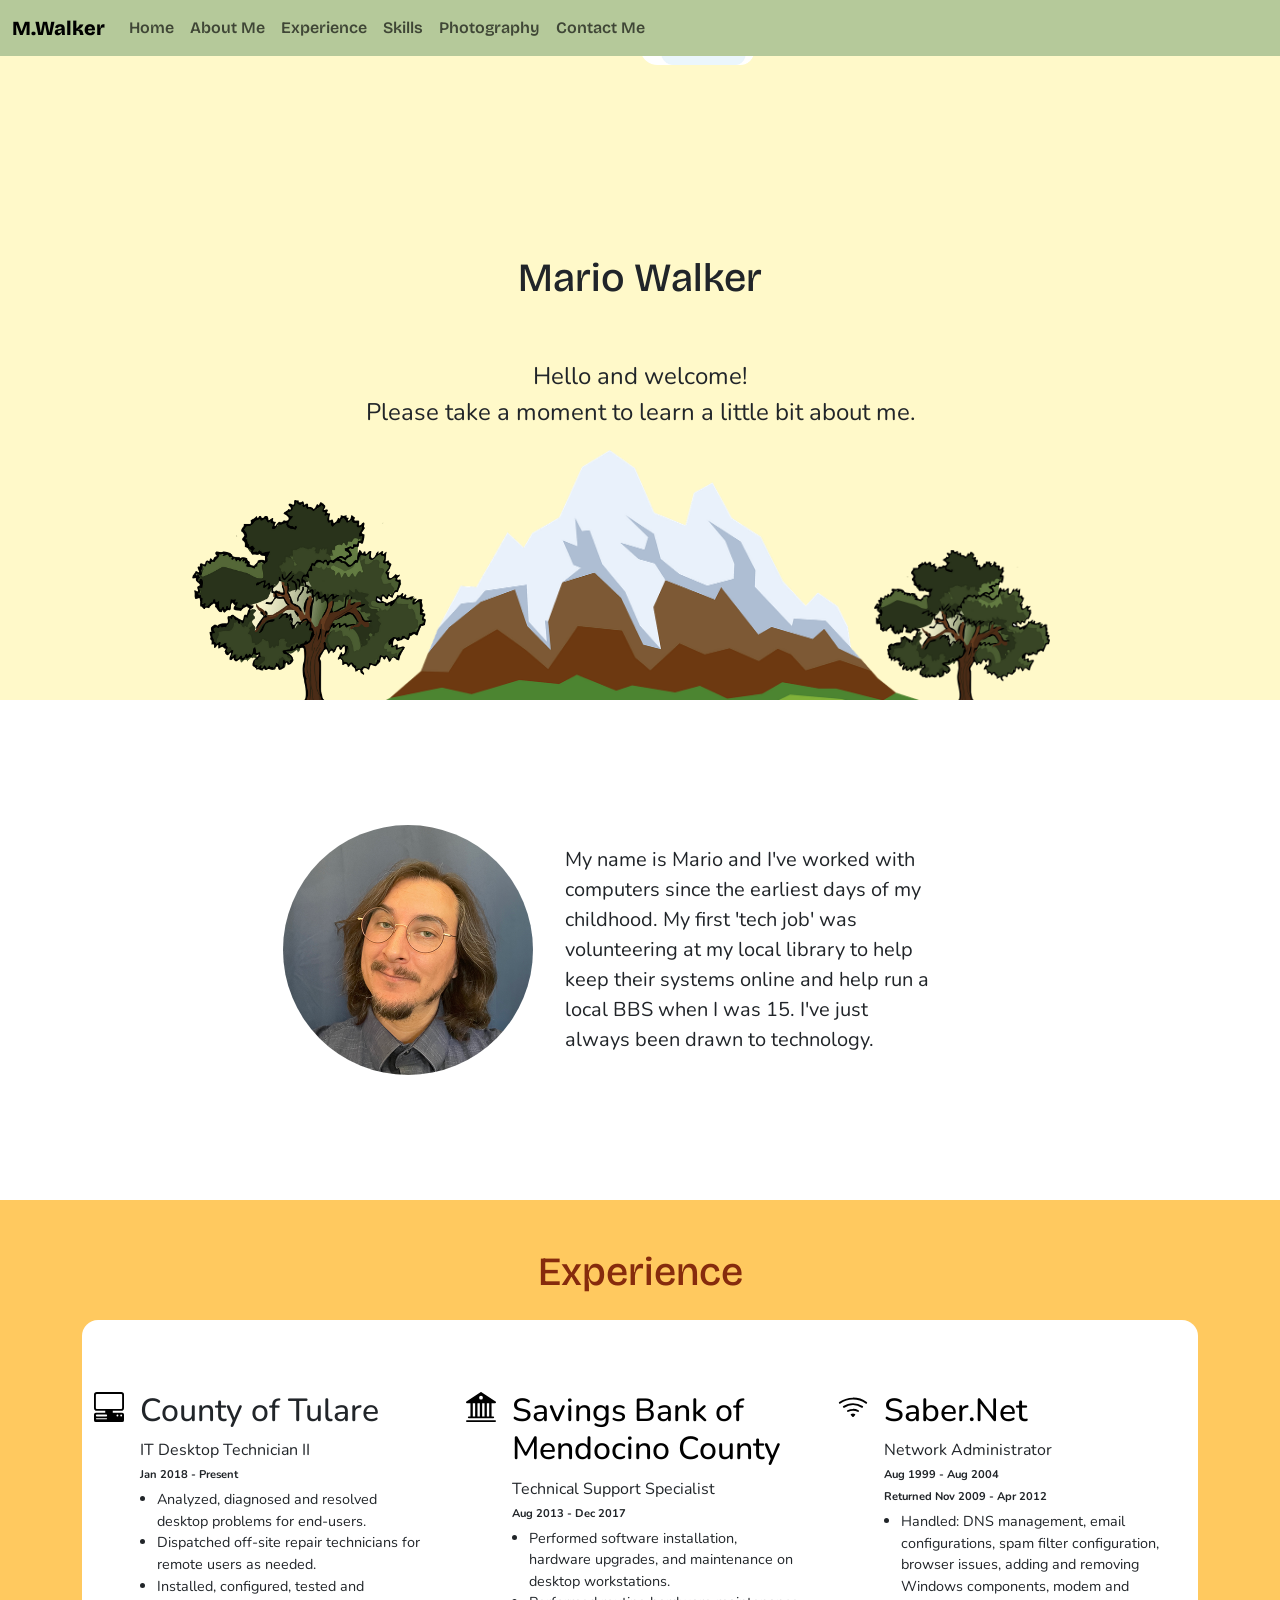
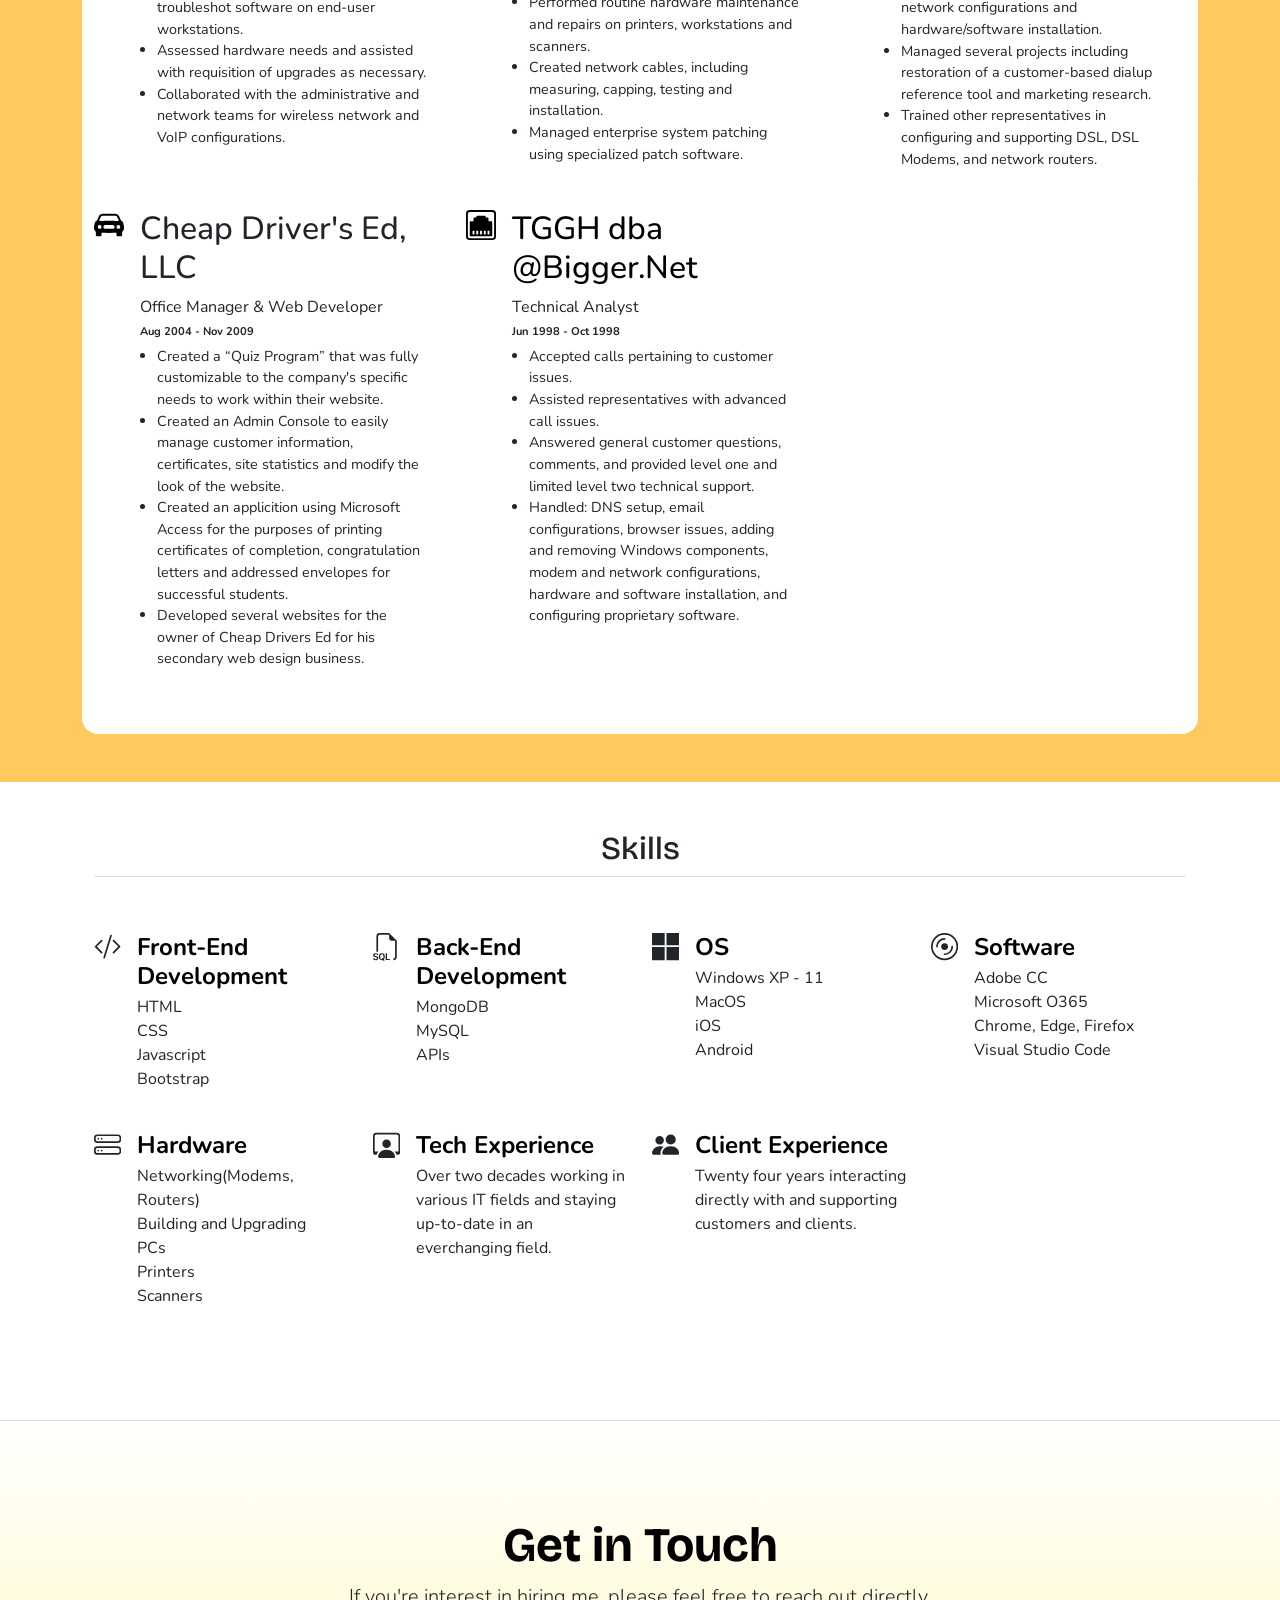
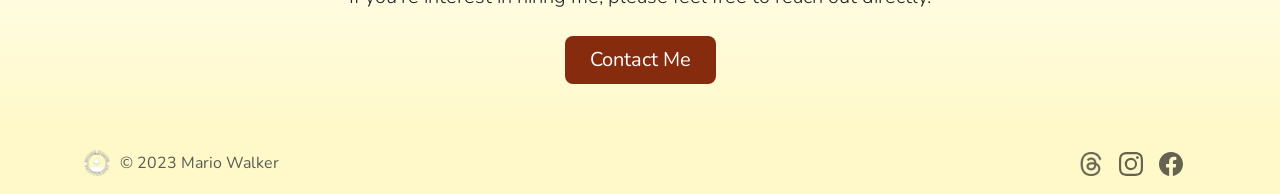
<file: index.html>
<!DOCTYPE html>
<html lang="en">
  <head>
    <meta charset="UTF-8" />
    <meta name="viewport" content="width=device-width, initial-scale=1.0" />
    <title>Mario Walker</title>
    <link rel="preconnect" href="https://fonts.googleapis.com" />
    <link rel="preconnect" href="https://fonts.gstatic.com" crossorigin />
    <link
      href="https://fonts.googleapis.com/css2?family=Bricolage+Grotesque:opsz,wght@10..48,300;10..48,400;10..48,500;10..48,600;10..48,700&family=Nunito:ital,wght@0,400;0,500;0,600;0,700;0,800;1,400;1,500;1,600;1,700;1,800&display=swap"
      rel="stylesheet"
    />
    <link
      href="https://cdn.jsdelivr.net/npm/bootstrap@5.3.1/dist/css/bootstrap.min.css"
      rel="stylesheet"
      integrity="sha384-4bw+/aepP/YC94hEpVNVgiZdgIC5+VKNBQNGCHeKRQN+PtmoHDEXuppvnDJzQIu9"
      crossorigin="anonymous"
    />
    <link rel="stylesheet" href="./style/style.css" />
  </head>
  <body>
    <nav class="navbar navbar-expand-md fixed-top">
      <div class="container-fluid">
        <a class="navbar-brand" href="#">M.Walker</a>
        <button
          class="navbar-toggler"
          type="button"
          data-bs-toggle="collapse"
          data-bs-target="#navbarNavAltMarkup"
          aria-controls="navbarNavAltMarkup"
          aria-expanded="false"
          aria-label="Toggle navigation"
        >
          <span class="navbar-toggler-icon"></span>
        </button>
        <div class="collapse navbar-collapse" id="navbarNavAltMarkup">
          <div class="navbar-nav">
            <a class="nav-link" href="#home">Home</a>
            <a class="nav-link" href="#aboutme">About Me</a>
            <a class="nav-link" href="#experience">Experience</a>
            <a class="nav-link" href="#skills">Skills</a>
            <a href="https://www.naturewalkerphotography.com" class="nav-link" target="_blank" rel="noreferrer noopener">Photography</a>
            <a class="nav-link" href="#contact">Contact Me</a>
          </div>
        </div>
      </div>
    </nav>

    <section ID="home">
      <img
        src="./images/oak-tree-clipart-md.png"
        alt="A basic tree"
        class="tree-image tree-image-left"
      />
      <img
        src="./images/oak-tree-clipart-md.png"
        alt="A basic tree"
        class="tree-image tree-image-right"
      />
      <img
        src="./images/snow-covered-tops-clipart-lg.png"
        alt="a large mountain"
        class="mountain-image ms-auto me-auto"
      />
      <img
        src="./images/clouds-sky-clipart-md-left.png"
        alt=""
        class="cloud-image cloud-image-left"
      />
      <img
        src="./images/clouds-sky-clipart-md-right.png"
        alt=""
        class="cloud-image cloud-image-right"
      />
      <div class="container d-flex justify-content-center align-items-center">
        <div class="container">
          <h1 class="primary-font pb-5 z-2">Mario Walker</h1>
          <p class="col-lg-8 mx-auto secondary-font fs-4">
            Hello and welcome!<br />Please take a moment to learn a little bit
            about me.
          </p>
        </div>
      </div>
    </section>

    <section ID="aboutme">
      <div class="container d-flex justify-content-center align-content-center">
        <div class="row">
          <div
            class="
            col-lg-5
            col-md-12
            d-flex
            justify-content-lg-end
            justify-content-center
            align-items-lg-center
            align-items-end">
            <img
              src="./images/mario.selfie.jpg"
              alt="A picture of me"
              height="250px"
              class="rounded-circle pfp"
            />
          </div>
          <div
            class="col-lg-7 col-md-12 d-flex justify-content-lg-start justify-content-md-center justify-content-sm-center align-items-lg-center align-items-md-start py-2 secondary-font fs-5"
          >
            <p class="px-2 m-0 text-lg-start text-center aboutme-text">
              My name is Mario and I've worked with computers since the earliest days of my childhood. My first 'tech job' was volunteering at my local library to help keep their systems online and help run a local BBS when I was 15. I've just always been drawn to technology.
            </p>
          </div>
        </div>
      </div>
    </section>

    <section ID="experience">
      <div class="container px-4 py-5" id="hanging-icons">
        <h1 class="mb-5 primary-font deep-red text-center">Experience</h1>
        <div class="row g-4 pt-5 pb-2 row-cols-1 row-cols-lg-3 work-history rounded-4">
          <div class="col d-flex align-items-start">
            <div class="icon-square text-body-emphasis d-inline-flex align-items-center justify-content-center fs-4 flex-shrink-0 me-3">
              <svg
                xmlns="http://www.w3.org/2000/svg"
                width="30"
                height="30"
                fill="currentColor"
                class="bi bi-pc-display-horizontal"
                viewBox="0 0 16 16"
              >
                <path
                  d="M1.5 0A1.5 1.5 0 0 0 0 1.5v7A1.5 1.5 0 0 0 1.5 10H6v1H1a1 1 0 0 0-1 1v3a1 1 0 0 0 1 1h14a1 1 0 0 0 1-1v-3a1 1 0 0 0-1-1h-5v-1h4.5A1.5 1.5 0 0 0 16 8.5v-7A1.5 1.5 0 0 0 14.5 0h-13Zm0 1h13a.5.5 0 0 1 .5.5v7a.5.5 0 0 1-.5.5h-13a.5.5 0 0 1-.5-.5v-7a.5.5 0 0 1 .5-.5ZM12 12.5a.5.5 0 1 1 1 0 .5.5 0 0 1-1 0Zm2 0a.5.5 0 1 1 1 0 .5.5 0 0 1-1 0ZM1.5 12h5a.5.5 0 0 1 0 1h-5a.5.5 0 0 1 0-1ZM1 14.25a.25.25 0 0 1 .25-.25h5.5a.25.25 0 1 1 0 .5h-5.5a.25.25 0 0 1-.25-.25Z"
                />
              </svg>
            </div>
            <div>
              <h3 class="fs-2">County of Tulare</h3>
              <p class="worktitle">IT Desktop Technician II</p>
              <p class="workdates">Jan 2018 - Present</p>
             <ul class="workdetails">
              <li>Analyzed, diagnosed and resolved desktop problems for end-users.</li>
              <li>Dispatched off-site repair technicians for remote users as needed.</li>
              <li>Installed, configured, tested and troubleshot software on end-user workstations.</li>
              <li>Assessed hardware needs and assisted with requisition of upgrades as necessary.</li>
              <li>Collaborated with the administrative and network teams for wireless network and VoIP configurations.</li>
            </ul>
            </div>
          </div>
          <div class="col d-flex align-items-start">
            <div
              class="icon-square text-body-emphasis d-inline-flex align-items-center justify-content-center fs-4 flex-shrink-0 me-3"
            >
            <svg xmlns="http://www.w3.org/2000/svg" width="30" height="30" fill="currentColor" class="bi bi-bank2" viewBox="0 0 16 16">
              <path d="M8.277.084a.5.5 0 0 0-.554 0l-7.5 5A.5.5 0 0 0 .5 6h1.875v7H1.5a.5.5 0 0 0 0 1h13a.5.5 0 1 0 0-1h-.875V6H15.5a.5.5 0 0 0 .277-.916l-7.5-5zM12.375 6v7h-1.25V6h1.25zm-2.5 0v7h-1.25V6h1.25zm-2.5 0v7h-1.25V6h1.25zm-2.5 0v7h-1.25V6h1.25zM8 4a1 1 0 1 1 0-2 1 1 0 0 1 0 2zM.5 15a.5.5 0 0 0 0 1h15a.5.5 0 1 0 0-1H.5z"/>
            </svg>
                <use xlink:href="#cpu-fill"></use>
              </svg>
            </div>
            <div>
              <h3 class="fs-2 text-body-emphasis">Savings Bank of Mendocino County</h3>
              <p class="worktitle">Technical Support Specialist</p>
              <p class="workdates">Aug 2013 - Dec 2017</p>
              <ul class="workdetails">
                <li>Performed software installation, hardware upgrades, and maintenance on desktop workstations.</li>
                <li>Performed routine hardware maintenance and repairs on printers, workstations and scanners.</li>
                <li>Created network cables, including measuring, capping, testing and installation.</li>
                <li>Managed enterprise system patching using specialized patch software.</li>
              </ul>
            </div>
          </div>
          <div class="col d-flex align-items-start">
            <div
              class="icon-square text-body-emphasis d-inline-flex align-items-center justify-content-center fs-4 flex-shrink-0 me-3"
            >
            <svg xmlns="http://www.w3.org/2000/svg" width="30" height="30" fill="currentColor" class="bi bi-wifi" viewBox="0 0 16 16">
              <path d="M15.384 6.115a.485.485 0 0 0-.047-.736A12.444 12.444 0 0 0 8 3C5.259 3 2.723 3.882.663 5.379a.485.485 0 0 0-.048.736.518.518 0 0 0 .668.05A11.448 11.448 0 0 1 8 4c2.507 0 4.827.802 6.716 2.164.205.148.49.13.668-.049z"/>
              <path d="M13.229 8.271a.482.482 0 0 0-.063-.745A9.455 9.455 0 0 0 8 6c-1.905 0-3.68.56-5.166 1.526a.48.48 0 0 0-.063.745.525.525 0 0 0 .652.065A8.46 8.46 0 0 1 8 7a8.46 8.46 0 0 1 4.576 1.336c.206.132.48.108.653-.065zm-2.183 2.183c.226-.226.185-.605-.1-.75A6.473 6.473 0 0 0 8 9c-1.06 0-2.062.254-2.946.704-.285.145-.326.524-.1.75l.015.015c.16.16.407.19.611.09A5.478 5.478 0 0 1 8 10c.868 0 1.69.201 2.42.56.203.1.45.07.61-.091l.016-.015zM9.06 12.44c.196-.196.198-.52-.04-.66A1.99 1.99 0 0 0 8 11.5a1.99 1.99 0 0 0-1.02.28c-.238.14-.236.464-.04.66l.706.706a.5.5 0 0 0 .707 0l.707-.707z"/>
            </svg>
            </div>
            <div>
              <h3 class="fs-2 text-body-emphasis">Saber.Net</h3>
              <p class="worktitle">Network Administrator</p>
              <p class="workdates">Aug 1999 - Aug 2004</p>
              <p class="workdates">Returned Nov 2009 - Apr 2012</p>
              <ul class="workdetails">
                <li>Handled: DNS management, email configurations, spam filter configuration, browser issues, adding and removing Windows components, modem and network configurations and hardware/software installation.</li>
                <li>Managed several projects including restoration of a customer-based dialup reference tool and marketing research.</li>
                <li>Trained other representatives in configuring and supporting DSL, DSL Modems, and network routers.</li>
              </ul>
            </div>
          </div>
        </div>

        <div class="row g-4 pb-5 pt-3 row-cols-1 row-cols-lg-3 work-history rounded-4">
          <div class="col d-flex align-items-start">
            <div class="icon-square text-body-emphasis d-inline-flex align-items-center justify-content-center fs-4 flex-shrink-0 me-3">
              <svg xmlns="http://www.w3.org/2000/svg" width="30" height="30" fill="currentColor" class="bi bi-car-front-fill" viewBox="0 0 16 16">
                <path d="M2.52 3.515A2.5 2.5 0 0 1 4.82 2h6.362c1 0 1.904.596 2.298 1.515l.792 1.848c.075.175.21.319.38.404.5.25.855.715.965 1.262l.335 1.679c.033.161.049.325.049.49v.413c0 .814-.39 1.543-1 1.997V13.5a.5.5 0 0 1-.5.5h-2a.5.5 0 0 1-.5-.5v-1.338c-1.292.048-2.745.088-4 .088s-2.708-.04-4-.088V13.5a.5.5 0 0 1-.5.5h-2a.5.5 0 0 1-.5-.5v-1.892c-.61-.454-1-1.183-1-1.997v-.413a2.5 2.5 0 0 1 .049-.49l.335-1.68c.11-.546.465-1.012.964-1.261a.807.807 0 0 0 .381-.404l.792-1.848ZM3 10a1 1 0 1 0 0-2 1 1 0 0 0 0 2Zm10 0a1 1 0 1 0 0-2 1 1 0 0 0 0 2ZM6 8a1 1 0 0 0 0 2h4a1 1 0 1 0 0-2H6ZM2.906 5.189a.51.51 0 0 0 .497.731c.91-.073 3.35-.17 4.597-.17 1.247 0 3.688.097 4.597.17a.51.51 0 0 0 .497-.731l-.956-1.913A.5.5 0 0 0 11.691 3H4.309a.5.5 0 0 0-.447.276L2.906 5.19Z"/>
              </svg>
            </div>
            <div>
              <h3 class="fs-2">Cheap Driver's Ed, LLC</h3>
              <p class="worktitle">Office Manager & Web Developer</p>
              <p class="workdates">Aug 2004 - Nov 2009</p>
             <ul class="workdetails">
              <li>Created a “Quiz Program” that was fully customizable to the company's specific needs to work within their website.</li>
              <li>Created an Admin Console to easily manage customer information, certificates, site statistics and modify the look of the website.</li>
              <li>Created an applicition using Microsoft Access for the purposes of printing certificates of completion, congratulation letters and addressed envelopes for successful students.</li>
              <li>Developed several websites for the owner of Cheap Drivers Ed for his secondary web design business.</li>
            </ul>
            </div>
          </div>
          <div class="col d-flex align-items-start">
            <div
              class="icon-square text-body-emphasis d-inline-flex align-items-center justify-content-center fs-4 flex-shrink-0 me-3"
            >
            <svg xmlns="http://www.w3.org/2000/svg" width="30" height="30" fill="currentColor" class="bi bi-ethernet" viewBox="0 0 16 16">
              <path d="M14 13.5v-7a.5.5 0 0 0-.5-.5H12V4.5a.5.5 0 0 0-.5-.5h-1v-.5A.5.5 0 0 0 10 3H6a.5.5 0 0 0-.5.5V4h-1a.5.5 0 0 0-.5.5V6H2.5a.5.5 0 0 0-.5.5v7a.5.5 0 0 0 .5.5h11a.5.5 0 0 0 .5-.5ZM3.75 11h.5a.25.25 0 0 1 .25.25v1.5a.25.25 0 0 1-.25.25h-.5a.25.25 0 0 1-.25-.25v-1.5a.25.25 0 0 1 .25-.25Zm2 0h.5a.25.25 0 0 1 .25.25v1.5a.25.25 0 0 1-.25.25h-.5a.25.25 0 0 1-.25-.25v-1.5a.25.25 0 0 1 .25-.25Zm1.75.25a.25.25 0 0 1 .25-.25h.5a.25.25 0 0 1 .25.25v1.5a.25.25 0 0 1-.25.25h-.5a.25.25 0 0 1-.25-.25v-1.5ZM9.75 11h.5a.25.25 0 0 1 .25.25v1.5a.25.25 0 0 1-.25.25h-.5a.25.25 0 0 1-.25-.25v-1.5a.25.25 0 0 1 .25-.25Zm1.75.25a.25.25 0 0 1 .25-.25h.5a.25.25 0 0 1 .25.25v1.5a.25.25 0 0 1-.25.25h-.5a.25.25 0 0 1-.25-.25v-1.5Z"/>
              <path d="M2 0a2 2 0 0 0-2 2v12a2 2 0 0 0 2 2h12a2 2 0 0 0 2-2V2a2 2 0 0 0-2-2H2ZM1 2a1 1 0 0 1 1-1h12a1 1 0 0 1 1 1v12a1 1 0 0 1-1 1H2a1 1 0 0 1-1-1V2Z"/>
            </svg>
                <use xlink:href="#cpu-fill"></use>
              </svg>
            </div>
            <div>
              <h3 class="fs-2 text-body-emphasis">TGGH dba @Bigger.Net</h3>
              <p class="worktitle">Technical Analyst</p>
              <p class="workdates">Jun 1998 - Oct 1998</p>
              <ul class="workdetails">
                <li>Accepted calls pertaining to customer issues.</li>
                <li>Assisted representatives with advanced call issues.</li>
                <li>Answered general customer questions, comments, and provided level one and limited level two technical support.</li>
                <li>Handled: DNS setup, email configurations, browser issues, adding and removing Windows components, modem and network configurations, hardware and software installation, and configuring proprietary software.</li>
              </ul>
            </div>
          </div>
        </div>
      </div>
    </section>

    <section ID="skills">

      <div class="container px-4 py-5" id="icon-grid">
        <h2 class="pb-2 border-bottom primary-font text-center">Skills</h2>
    
        <div class="row row-cols-1 row-cols-sm-2 row-cols-md-3 row-cols-lg-4 g-4 py-5">
          <div class="col d-flex align-items-start">
            <svg xmlns="http://www.w3.org/2000/svg" height="1.7rem" fill="currentColor" class="bi bi-code-slash flex-shrink-0 me-3" viewBox="0 0 16 16">
              <path d="M10.478 1.647a.5.5 0 1 0-.956-.294l-4 13a.5.5 0 0 0 .956.294l4-13zM4.854 4.146a.5.5 0 0 1 0 .708L1.707 8l3.147 3.146a.5.5 0 0 1-.708.708l-3.5-3.5a.5.5 0 0 1 0-.708l3.5-3.5a.5.5 0 0 1 .708 0zm6.292 0a.5.5 0 0 0 0 .708L14.293 8l-3.147 3.146a.5.5 0 0 0 .708.708l3.5-3.5a.5.5 0 0 0 0-.708l-3.5-3.5a.5.5 0 0 0-.708 0z"/>
            </svg>
            <div>
              <h3 class="fw-bold mb-1 fs-4 text-body-emphasis">Front-End Development</h3>
              <ul>
                <li>HTML</li>
                <li>CSS</li>
                <li>Javascript</li>
                <li>Bootstrap</li>
              </ul>
            </div>
          </div>
          <div class="col d-flex align-items-start">
            <svg xmlns="http://www.w3.org/2000/svg" height="1.7rem" fill="currentColor" class="bi bi-filetype-sql flex-shrink-0 me-3" viewBox="0 0 16 16">
              <path fill-rule="evenodd" d="M14 4.5V14a2 2 0 0 1-2 2v-1a1 1 0 0 0 1-1V4.5h-2A1.5 1.5 0 0 1 9.5 3V1H4a1 1 0 0 0-1 1v9H2V2a2 2 0 0 1 2-2h5.5L14 4.5ZM0 14.841a1.129 1.129 0 0 0 .401.823c.13.108.288.192.478.252s.411.091.665.091c.338 0 .624-.053.858-.158.237-.106.416-.252.54-.44a1.17 1.17 0 0 0 .187-.656c0-.224-.045-.41-.135-.56a1 1 0 0 0-.375-.357 2.027 2.027 0 0 0-.565-.21l-.621-.144a.97.97 0 0 1-.405-.176.369.369 0 0 1-.143-.299c0-.156.061-.284.184-.384.125-.101.296-.152.513-.152.143 0 .266.022.37.068a.624.624 0 0 1 .245.181.56.56 0 0 1 .12.258h.75a1.092 1.092 0 0 0-.199-.566 1.21 1.21 0 0 0-.5-.41 1.813 1.813 0 0 0-.78-.152c-.293 0-.552.05-.776.15-.225.099-.4.24-.528.421-.127.182-.19.395-.19.639 0 .201.04.376.123.524.082.149.199.27.351.367.153.095.332.167.54.213l.618.144c.207.049.36.113.462.193a.387.387 0 0 1 .153.325c0 .11-.029.207-.085.29A.558.558 0 0 1 2 15.31c-.111.047-.249.07-.413.07-.117 0-.224-.013-.32-.04a.835.835 0 0 1-.248-.115.579.579 0 0 1-.255-.384H0Zm6.878 1.489-.507-.739c.176-.162.31-.362.401-.6.092-.239.138-.507.138-.806v-.501c0-.371-.07-.693-.208-.967a1.495 1.495 0 0 0-.589-.636c-.256-.15-.561-.225-.917-.225-.351 0-.656.075-.914.225-.256.149-.453.36-.592.636a2.138 2.138 0 0 0-.205.967v.5c0 .37.069.691.205.965.139.273.336.485.592.636a1.8 1.8 0 0 0 .914.222 1.8 1.8 0 0 0 .6-.1l.294.422h.788ZM4.262 14.2v-.522c0-.246.038-.456.114-.63a.91.91 0 0 1 .325-.398.885.885 0 0 1 .495-.138c.192 0 .357.046.495.138a.88.88 0 0 1 .325.398c.077.174.115.384.115.63v.522c0 .164-.018.312-.053.445-.035.13-.087.244-.155.34l-.106-.14-.105-.147h-.733l.451.65a.638.638 0 0 1-.251.047.872.872 0 0 1-.487-.147.916.916 0 0 1-.32-.404 1.67 1.67 0 0 1-.11-.644Zm3.986 1.057h1.696v.674H7.457v-3.999h.79v3.325Z"/>
            </svg>
            <div>
              <h3 class="fw-bold mb-1 fs-4 text-body-emphasis">Back-End Development</h3>
              <ul class="list-unstyled">
                <li>MongoDB</li>
                <li>MySQL</li>
                <li>APIs</li>
              </ul>
            </div>
          </div>
          <div class="col d-flex align-items-start">
            <svg xmlns="http://www.w3.org/2000/svg" height="1.7rem" fill="currentColor" class="bi bi-microsoft flex-shrink-0 me-3" viewBox="0 0 16 16">
              <path d="M7.462 0H0v7.19h7.462V0zM16 0H8.538v7.19H16V0zM7.462 8.211H0V16h7.462V8.211zm8.538 0H8.538V16H16V8.211z"/>
            </svg>
            <div>
              <h3 class="fw-bold mb-1 fs-4 text-body-emphasis">OS</h3>
              <ul>
                <li>Windows XP - 11</li>
                <li>MacOS</li>
                <li>iOS</li>
                <li>Android</li>
              </ul>
            </div>
          </div>
          <div class="col d-flex align-items-start">
            <svg xmlns="http://www.w3.org/2000/svg" height="1.7rem" fill="currentColor" class="bi bi-disc flex-shrink-0 me-3" viewBox="0 0 16 16">
              <path d="M8 15A7 7 0 1 1 8 1a7 7 0 0 1 0 14zm0 1A8 8 0 1 0 8 0a8 8 0 0 0 0 16z"/>
              <path d="M10 8a2 2 0 1 1-4 0 2 2 0 0 1 4 0zM8 4a4 4 0 0 0-4 4 .5.5 0 0 1-1 0 5 5 0 0 1 5-5 .5.5 0 0 1 0 1zm4.5 3.5a.5.5 0 0 1 .5.5 5 5 0 0 1-5 5 .5.5 0 0 1 0-1 4 4 0 0 0 4-4 .5.5 0 0 1 .5-.5z"/>
            </svg>
            <div>
              <h3 class="fw-bold mb-1 fs-4 text-body-emphasis">Software</h3>
              <ul>
                <li>Adobe CC</li>
                <li>Microsoft O365</li>
                <li>Chrome, Edge, Firefox</li>
                <li>Visual Studio Code</li>
              </ul>
            </div>
          </div>
          <div class="col d-flex align-items-start">
            <svg xmlns="http://www.w3.org/2000/svg" height="1.7rem" fill="currentColor" class="bi bi-hdd-stack flex-shrink-0 me-3" viewBox="0 0 16 16">
              <path d="M14 10a1 1 0 0 1 1 1v1a1 1 0 0 1-1 1H2a1 1 0 0 1-1-1v-1a1 1 0 0 1 1-1h12zM2 9a2 2 0 0 0-2 2v1a2 2 0 0 0 2 2h12a2 2 0 0 0 2-2v-1a2 2 0 0 0-2-2H2z"/>
              <path d="M5 11.5a.5.5 0 1 1-1 0 .5.5 0 0 1 1 0zm-2 0a.5.5 0 1 1-1 0 .5.5 0 0 1 1 0zM14 3a1 1 0 0 1 1 1v1a1 1 0 0 1-1 1H2a1 1 0 0 1-1-1V4a1 1 0 0 1 1-1h12zM2 2a2 2 0 0 0-2 2v1a2 2 0 0 0 2 2h12a2 2 0 0 0 2-2V4a2 2 0 0 0-2-2H2z"/>
              <path d="M5 4.5a.5.5 0 1 1-1 0 .5.5 0 0 1 1 0zm-2 0a.5.5 0 1 1-1 0 .5.5 0 0 1 1 0z"/>
            </svg>
            <div>
              <h3 class="fw-bold mb-1 fs-4 text-body-emphasis">Hardware</h3>
              <ul>
                <li>Networking(Modems, Routers)</li>
                <li>Building and Upgrading PCs</li>
                <li>Printers</li>
                <li>Scanners</li>
              </ul>
            </div>
          </div>
          <div class="col d-flex align-items-start">
            <svg xmlns="http://www.w3.org/2000/svg" height="1.7rem" fill="currentColor" class="bi bi-person-workspace flex-shrink-0 me-3" viewBox="0 0 16 16">
              <path d="M4 16s-1 0-1-1 1-4 5-4 5 3 5 4-1 1-1 1H4Zm4-5.95a2.5 2.5 0 1 0 0-5 2.5 2.5 0 0 0 0 5Z"/>
              <path d="M2 1a2 2 0 0 0-2 2v9.5A1.5 1.5 0 0 0 1.5 14h.653a5.373 5.373 0 0 1 1.066-2H1V3a1 1 0 0 1 1-1h12a1 1 0 0 1 1 1v9h-2.219c.554.654.89 1.373 1.066 2h.653a1.5 1.5 0 0 0 1.5-1.5V3a2 2 0 0 0-2-2H2Z"/>
            </svg>
            <div>
              <h3 class="fw-bold mb-1 fs-4 text-body-emphasis">Tech Experience</h3>
              <p>Over two decades working in various IT fields and staying up-to-date in an everchanging field. </p>
            </div>
          </div>
          <div class="col d-flex align-items-start">
            <svg xmlns="http://www.w3.org/2000/svg" height="1.7rem" fill="currentColor" class="bi bi-people-fill flex-shrink-0 me-3" viewBox="0 0 16 16">
              <path d="M7 14s-1 0-1-1 1-4 5-4 5 3 5 4-1 1-1 1H7Zm4-6a3 3 0 1 0 0-6 3 3 0 0 0 0 6Zm-5.784 6A2.238 2.238 0 0 1 5 13c0-1.355.68-2.75 1.936-3.72A6.325 6.325 0 0 0 5 9c-4 0-5 3-5 4s1 1 1 1h4.216ZM4.5 8a2.5 2.5 0 1 0 0-5 2.5 2.5 0 0 0 0 5Z"/>
            </svg>
            <div>
              <h3 class="fw-bold mb-1 fs-4 text-body-emphasis">Client Experience</h3>
              <p>Twenty four years interacting directly with and supporting customers and clients.</p>
            </div>
          </div>
        </div>
      </div>

    </section>

    <section ID="contact" class="border-top">
      <div class="px-4 py-5 mt-5 text-center">
        <h1 class="display-5 fw-bold text-body-emphasis primary-font">Get in Touch</h1>
        <div class="col-lg-6 mx-auto">
          <p class="lead mb-4">If you're interest in hiring me, please feel free to reach out directly.</p>
          <div class="d-sm-flex justify-content-sm-center">
            <a href="mailto:mario@naturewalkerphotography.com" class="btn mwbtn btn-lg px-4">Contact Me</a>
          </div>
        </div>
      </div>
    </section>

    <section ID="footer">
      <div class="container">
        <footer class="d-flex flex-wrap justify-content-between align-items-center py-3 my-0">
          <div class="col-md-4 d-flex align-items-center">
            <a href="/" class="mb-3 me-2 mb-md-0 text-body-secondary text-decoration-none lh-1">
              <img src="./images/NWP_WaterMark.png" height="30px" alt="Nature Water Photography Watermark">
            </a>
            <span class="mb-3 mb-md-0 text-body-secondary">© 2023 Mario Walker</span>
          </div>
      
          <ul class="nav col-md-4 justify-content-end list-unstyled d-flex footer-links">
            <li class="ms-3"><a class="text-body-secondary" href="https://www.threads.net/@naturewalkerphotography"><img src="./images/Threads_(app)_logo.svg.png" height="24" alt="Threads Logo"></li>
            <li class="ms-3"><a class="text-body-secondary" href="https://www.instagram.com/naturewalkerphotography/"><img src="./images/instagram.svg" height="24" alt="Instagram Logo"></a></li>
            <li class="ms-3"><a class="text-body-secondary" href="https://www.facebook.com/NatureWalkerPhotography/"><img src="./images/facebook.svg" height="24" alt="Facebook Logo"></a></li>
          </ul>
        </footer>
      </div>
    </section>
    <script
      src="https://cdn.jsdelivr.net/npm/bootstrap@5.3.1/dist/js/bootstrap.bundle.min.js"
      integrity="sha384-HwwvtgBNo3bZJJLYd8oVXjrBZt8cqVSpeBNS5n7C8IVInixGAoxmnlMuBnhbgrkm"
      crossorigin="anonymous"
    ></script>
  </body>
</html>
</file>
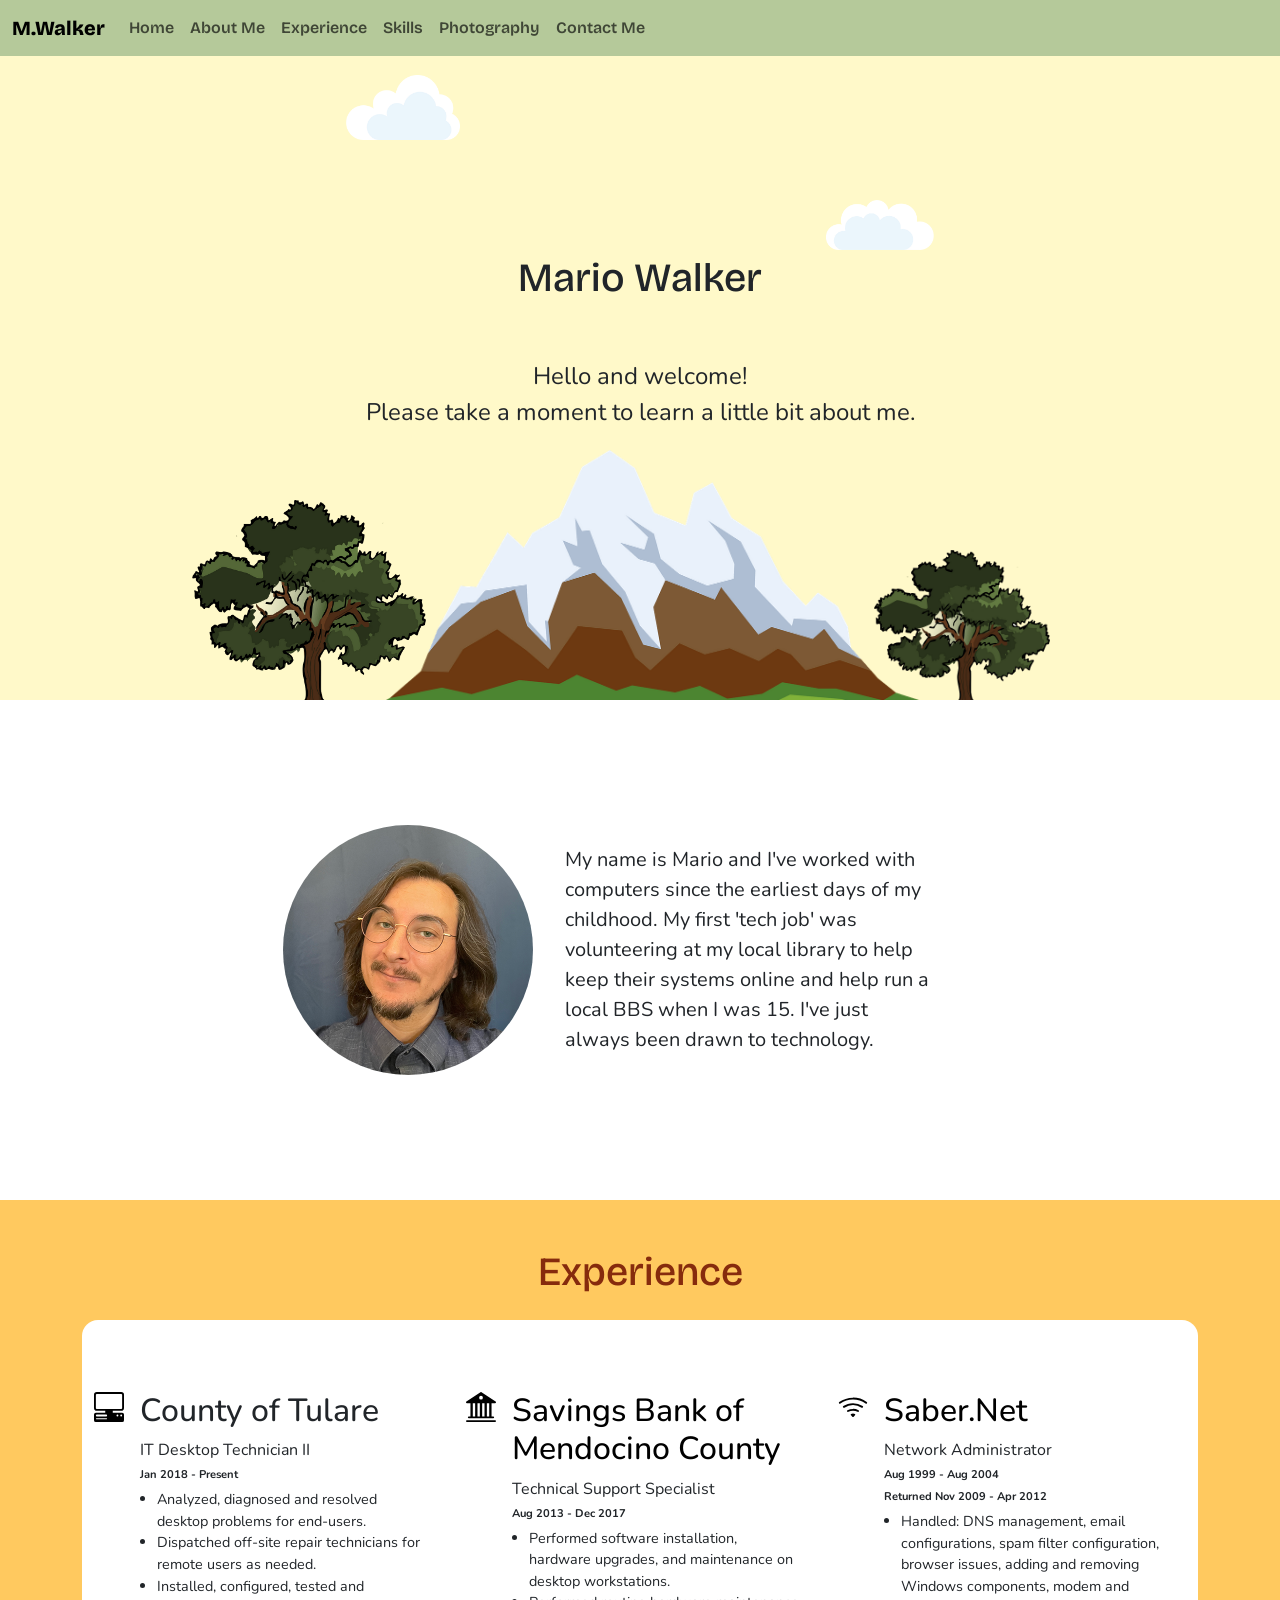
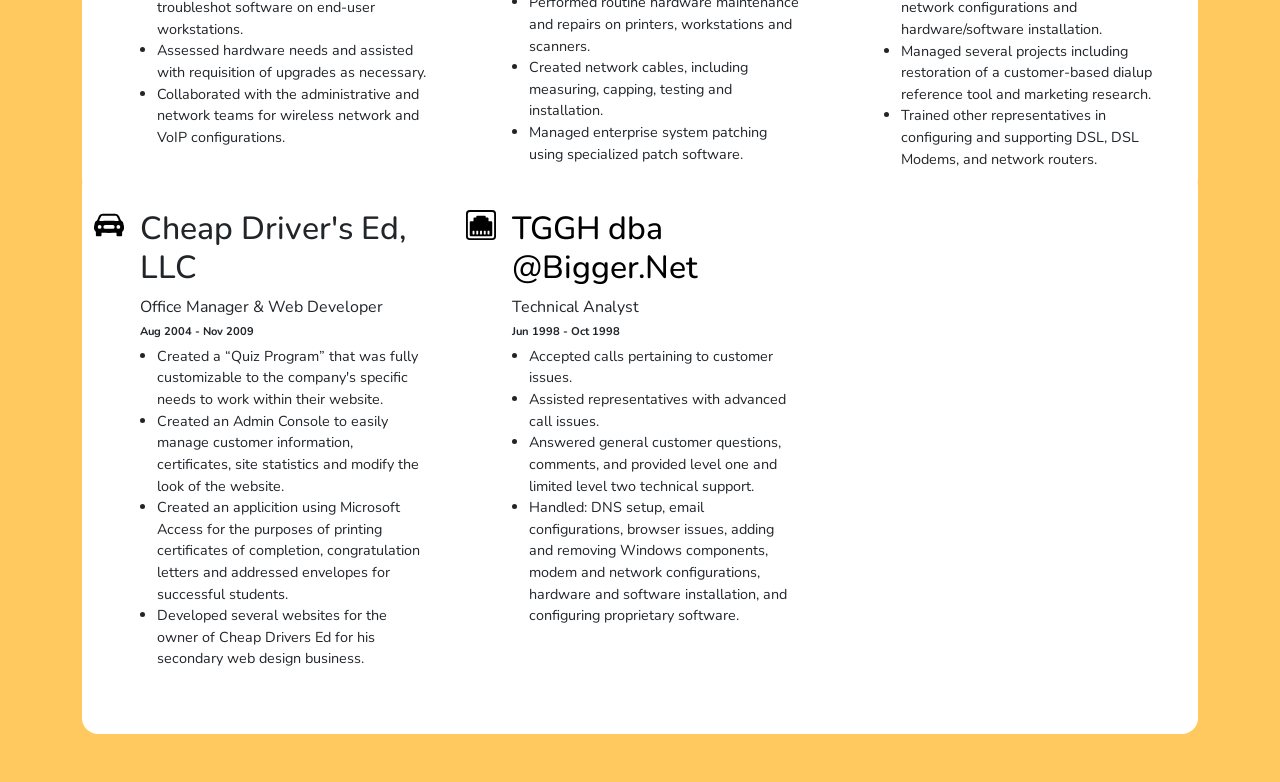
<file: resume/index.html>
<!DOCTYPE html>
<html lang="en">
  <head>
    <meta charset="UTF-8" />
    <meta name="viewport" content="width=device-width, initial-scale=1.0" />
    <title>Mario Walker</title>
    <link rel="preconnect" href="https://fonts.googleapis.com" />
    <link rel="preconnect" href="https://fonts.gstatic.com" crossorigin />
    <link
      href="https://fonts.googleapis.com/css2?family=Bricolage+Grotesque:opsz,wght@10..48,300;10..48,400;10..48,500;10..48,600;10..48,700&family=Nunito:ital,wght@0,400;0,500;0,600;0,700;0,800;1,400;1,500;1,600;1,700;1,800&display=swap"
      rel="stylesheet"
    />
    <link
      href="https://cdn.jsdelivr.net/npm/bootstrap@5.3.1/dist/css/bootstrap.min.css"
      rel="stylesheet"
      integrity="sha384-4bw+/aepP/YC94hEpVNVgiZdgIC5+VKNBQNGCHeKRQN+PtmoHDEXuppvnDJzQIu9"
      crossorigin="anonymous"
    />
    <link rel="stylesheet" href="./style/style.css" />
  </head>
  <body>
    <nav class="navbar navbar-expand-md fixed-top">
      <div class="container-fluid">
        <a class="navbar-brand" href="#">M.Walker</a>
        <button
          class="navbar-toggler"
          type="button"
          data-bs-toggle="collapse"
          data-bs-target="#navbarNavAltMarkup"
          aria-controls="navbarNavAltMarkup"
          aria-expanded="false"
          aria-label="Toggle navigation"
        >
          <span class="navbar-toggler-icon"></span>
        </button>
        <div class="collapse navbar-collapse" id="navbarNavAltMarkup">
          <div class="navbar-nav">
            <a class="nav-link" href="#home">Home</a>
            <a class="nav-link" href="#aboutme">About Me</a>
            <a class="nav-link" href="#experience">Experience</a>
            <a class="nav-link" href="#">Skills</a>
            <a href="https://www.naturewalkerphotography.com" class="nav-link" target="_blank" rel="noreferrer noopener">Photography</a>
            <a class="nav-link" href="#">Contact Me</a>
          </div>
        </div>
      </div>
    </nav>

    <section ID="home">
      <img
        src="./images/oak-tree-clipart-md.png"
        alt="A basic tree"
        class="tree-image tree-image-left"
      />
      <img
        src="./images/oak-tree-clipart-md.png"
        alt="A basic tree"
        class="tree-image tree-image-right"
      />
      <img
        src="./images/snow-covered-tops-clipart-lg.png"
        alt="a large mountain"
        class="mountain-image ms-auto me-auto"
      />
      <img
        src="./images/clouds-sky-clipart-md-left.png"
        alt=""
        class="cloud-image cloud-image-left"
      />
      <img
        src="./images/clouds-sky-clipart-md-right.png"
        alt=""
        class="cloud-image cloud-image-right"
      />
      <div class="container d-flex justify-content-center align-items-center">
        <div class="container">
          <h1 class="primary-font pb-5 z-1">Mario Walker</h1>
          <p class="col-lg-8 mx-auto secondary-font fs-4">
            Hello and welcome!<br />Please take a moment to learn a little bit
            about me.
          </p>
        </div>
      </div>
    </section>

    <section ID="aboutme">
      <div class="container d-flex justify-content-center align-content-center">
        <div class="row">
          <div
            class="
            col-lg-5
            col-md-12
            d-flex
            justify-content-lg-end
            justify-content-center
            align-items-lg-center
            align-items-end">
            <img
              src="./images/mario.selfie.jpg"
              alt="A picture of me"
              height="250px"
              class="rounded-circle pfp"
            />
          </div>
          <div
            class="col-lg-7 col-md-12 d-flex justify-content-lg-start justify-content-md-center justify-content-sm-center align-items-lg-center align-items-md-start py-2 secondary-font fs-5"
          >
            <p class="px-2 m-0 text-lg-start text-center aboutme-text">
              My name is Mario and I've worked with computers since the earliest days of my childhood. My first 'tech job' was volunteering at my local library to help keep their systems online and help run a local BBS when I was 15. I've just always been drawn to technology.
            </p>
          </div>
        </div>
      </div>
    </section>

    <section ID="experience">
      <div class="container px-4 py-5" id="hanging-icons">
        <h1 class="mb-5 primary-font deep-red text-center">Experience</h1>
        <div class="row g-4 pt-5 pb-2 row-cols-1 row-cols-lg-3 work-history rounded-4">
          <div class="col d-flex align-items-start">
            <div class="icon-square text-body-emphasis d-inline-flex align-items-center justify-content-center fs-4 flex-shrink-0 me-3">
              <svg
                xmlns="http://www.w3.org/2000/svg"
                width="30"
                height="30"
                fill="currentColor"
                class="bi bi-pc-display-horizontal"
                viewBox="0 0 16 16"
              >
                <path
                  d="M1.5 0A1.5 1.5 0 0 0 0 1.5v7A1.5 1.5 0 0 0 1.5 10H6v1H1a1 1 0 0 0-1 1v3a1 1 0 0 0 1 1h14a1 1 0 0 0 1-1v-3a1 1 0 0 0-1-1h-5v-1h4.5A1.5 1.5 0 0 0 16 8.5v-7A1.5 1.5 0 0 0 14.5 0h-13Zm0 1h13a.5.5 0 0 1 .5.5v7a.5.5 0 0 1-.5.5h-13a.5.5 0 0 1-.5-.5v-7a.5.5 0 0 1 .5-.5ZM12 12.5a.5.5 0 1 1 1 0 .5.5 0 0 1-1 0Zm2 0a.5.5 0 1 1 1 0 .5.5 0 0 1-1 0ZM1.5 12h5a.5.5 0 0 1 0 1h-5a.5.5 0 0 1 0-1ZM1 14.25a.25.25 0 0 1 .25-.25h5.5a.25.25 0 1 1 0 .5h-5.5a.25.25 0 0 1-.25-.25Z"
                />
              </svg>
            </div>
            <div>
              <h3 class="fs-2">County of Tulare</h3>
              <p class="worktitle">IT Desktop Technician II</p>
              <p class="workdates">Jan 2018 - Present</p>
             <ul class="workdetails">
              <li>Analyzed, diagnosed and resolved desktop problems for end-users.</li>
              <li>Dispatched off-site repair technicians for remote users as needed.</li>
              <li>Installed, configured, tested and troubleshot software on end-user workstations.</li>
              <li>Assessed hardware needs and assisted with requisition of upgrades as necessary.</li>
              <li>Collaborated with the administrative and network teams for wireless network and VoIP configurations.</li>
            </ul>
            </div>
          </div>
          <div class="col d-flex align-items-start">
            <div
              class="icon-square text-body-emphasis d-inline-flex align-items-center justify-content-center fs-4 flex-shrink-0 me-3"
            >
            <svg xmlns="http://www.w3.org/2000/svg" width="30" height="30" fill="currentColor" class="bi bi-bank2" viewBox="0 0 16 16">
              <path d="M8.277.084a.5.5 0 0 0-.554 0l-7.5 5A.5.5 0 0 0 .5 6h1.875v7H1.5a.5.5 0 0 0 0 1h13a.5.5 0 1 0 0-1h-.875V6H15.5a.5.5 0 0 0 .277-.916l-7.5-5zM12.375 6v7h-1.25V6h1.25zm-2.5 0v7h-1.25V6h1.25zm-2.5 0v7h-1.25V6h1.25zm-2.5 0v7h-1.25V6h1.25zM8 4a1 1 0 1 1 0-2 1 1 0 0 1 0 2zM.5 15a.5.5 0 0 0 0 1h15a.5.5 0 1 0 0-1H.5z"/>
            </svg>
                <use xlink:href="#cpu-fill"></use>
              </svg>
            </div>
            <div>
              <h3 class="fs-2 text-body-emphasis">Savings Bank of Mendocino County</h3>
              <p class="worktitle">Technical Support Specialist</p>
              <p class="workdates">Aug 2013 - Dec 2017</p>
              <ul class="workdetails">
                <li>Performed software installation, hardware upgrades, and maintenance on desktop workstations.</li>
                <li>Performed routine hardware maintenance and repairs on printers, workstations and scanners.</li>
                <li>Created network cables, including measuring, capping, testing and installation.</li>
                <li>Managed enterprise system patching using specialized patch software.</li>
              </ul>
            </div>
          </div>
          <div class="col d-flex align-items-start">
            <div
              class="icon-square text-body-emphasis d-inline-flex align-items-center justify-content-center fs-4 flex-shrink-0 me-3"
            >
            <svg xmlns="http://www.w3.org/2000/svg" width="30" height="30" fill="currentColor" class="bi bi-wifi" viewBox="0 0 16 16">
              <path d="M15.384 6.115a.485.485 0 0 0-.047-.736A12.444 12.444 0 0 0 8 3C5.259 3 2.723 3.882.663 5.379a.485.485 0 0 0-.048.736.518.518 0 0 0 .668.05A11.448 11.448 0 0 1 8 4c2.507 0 4.827.802 6.716 2.164.205.148.49.13.668-.049z"/>
              <path d="M13.229 8.271a.482.482 0 0 0-.063-.745A9.455 9.455 0 0 0 8 6c-1.905 0-3.68.56-5.166 1.526a.48.48 0 0 0-.063.745.525.525 0 0 0 .652.065A8.46 8.46 0 0 1 8 7a8.46 8.46 0 0 1 4.576 1.336c.206.132.48.108.653-.065zm-2.183 2.183c.226-.226.185-.605-.1-.75A6.473 6.473 0 0 0 8 9c-1.06 0-2.062.254-2.946.704-.285.145-.326.524-.1.75l.015.015c.16.16.407.19.611.09A5.478 5.478 0 0 1 8 10c.868 0 1.69.201 2.42.56.203.1.45.07.61-.091l.016-.015zM9.06 12.44c.196-.196.198-.52-.04-.66A1.99 1.99 0 0 0 8 11.5a1.99 1.99 0 0 0-1.02.28c-.238.14-.236.464-.04.66l.706.706a.5.5 0 0 0 .707 0l.707-.707z"/>
            </svg>
            </div>
            <div>
              <h3 class="fs-2 text-body-emphasis">Saber.Net</h3>
              <p class="worktitle">Network Administrator</p>
              <p class="workdates">Aug 1999 - Aug 2004</p>
              <p class="workdates">Returned Nov 2009 - Apr 2012</p>
              <ul class="workdetails">
                <li>Handled: DNS management, email configurations, spam filter configuration, browser issues, adding and removing Windows components, modem and network configurations and hardware/software installation.</li>
                <li>Managed several projects including restoration of a customer-based dialup reference tool and marketing research.</li>
                <li>Trained other representatives in configuring and supporting DSL, DSL Modems, and network routers.</li>
              </ul>
            </div>
          </div>
        </div>

        <div class="row g-4 pb-5 pt-3 row-cols-1 row-cols-lg-3 work-history rounded-4">
          <div class="col d-flex align-items-start">
            <div class="icon-square text-body-emphasis d-inline-flex align-items-center justify-content-center fs-4 flex-shrink-0 me-3">
              <svg xmlns="http://www.w3.org/2000/svg" width="30" height="30" fill="currentColor" class="bi bi-car-front-fill" viewBox="0 0 16 16">
                <path d="M2.52 3.515A2.5 2.5 0 0 1 4.82 2h6.362c1 0 1.904.596 2.298 1.515l.792 1.848c.075.175.21.319.38.404.5.25.855.715.965 1.262l.335 1.679c.033.161.049.325.049.49v.413c0 .814-.39 1.543-1 1.997V13.5a.5.5 0 0 1-.5.5h-2a.5.5 0 0 1-.5-.5v-1.338c-1.292.048-2.745.088-4 .088s-2.708-.04-4-.088V13.5a.5.5 0 0 1-.5.5h-2a.5.5 0 0 1-.5-.5v-1.892c-.61-.454-1-1.183-1-1.997v-.413a2.5 2.5 0 0 1 .049-.49l.335-1.68c.11-.546.465-1.012.964-1.261a.807.807 0 0 0 .381-.404l.792-1.848ZM3 10a1 1 0 1 0 0-2 1 1 0 0 0 0 2Zm10 0a1 1 0 1 0 0-2 1 1 0 0 0 0 2ZM6 8a1 1 0 0 0 0 2h4a1 1 0 1 0 0-2H6ZM2.906 5.189a.51.51 0 0 0 .497.731c.91-.073 3.35-.17 4.597-.17 1.247 0 3.688.097 4.597.17a.51.51 0 0 0 .497-.731l-.956-1.913A.5.5 0 0 0 11.691 3H4.309a.5.5 0 0 0-.447.276L2.906 5.19Z"/>
              </svg>
            </div>
            <div>
              <h3 class="fs-2">Cheap Driver's Ed, LLC</h3>
              <p class="worktitle">Office Manager & Web Developer</p>
              <p class="workdates">Aug 2004 - Nov 2009</p>
             <ul class="workdetails">
              <li>Created a “Quiz Program” that was fully customizable to the company's specific needs to work within their website.</li>
              <li>Created an Admin Console to easily manage customer information, certificates, site statistics and modify the look of the website.</li>
              <li>Created an applicition using Microsoft Access for the purposes of printing certificates of completion, congratulation letters and addressed envelopes for successful students.</li>
              <li>Developed several websites for the owner of Cheap Drivers Ed for his secondary web design business.</li>
            </ul>
            </div>
          </div>
          <div class="col d-flex align-items-start">
            <div
              class="icon-square text-body-emphasis d-inline-flex align-items-center justify-content-center fs-4 flex-shrink-0 me-3"
            >
            <svg xmlns="http://www.w3.org/2000/svg" width="30" height="30" fill="currentColor" class="bi bi-ethernet" viewBox="0 0 16 16">
              <path d="M14 13.5v-7a.5.5 0 0 0-.5-.5H12V4.5a.5.5 0 0 0-.5-.5h-1v-.5A.5.5 0 0 0 10 3H6a.5.5 0 0 0-.5.5V4h-1a.5.5 0 0 0-.5.5V6H2.5a.5.5 0 0 0-.5.5v7a.5.5 0 0 0 .5.5h11a.5.5 0 0 0 .5-.5ZM3.75 11h.5a.25.25 0 0 1 .25.25v1.5a.25.25 0 0 1-.25.25h-.5a.25.25 0 0 1-.25-.25v-1.5a.25.25 0 0 1 .25-.25Zm2 0h.5a.25.25 0 0 1 .25.25v1.5a.25.25 0 0 1-.25.25h-.5a.25.25 0 0 1-.25-.25v-1.5a.25.25 0 0 1 .25-.25Zm1.75.25a.25.25 0 0 1 .25-.25h.5a.25.25 0 0 1 .25.25v1.5a.25.25 0 0 1-.25.25h-.5a.25.25 0 0 1-.25-.25v-1.5ZM9.75 11h.5a.25.25 0 0 1 .25.25v1.5a.25.25 0 0 1-.25.25h-.5a.25.25 0 0 1-.25-.25v-1.5a.25.25 0 0 1 .25-.25Zm1.75.25a.25.25 0 0 1 .25-.25h.5a.25.25 0 0 1 .25.25v1.5a.25.25 0 0 1-.25.25h-.5a.25.25 0 0 1-.25-.25v-1.5Z"/>
              <path d="M2 0a2 2 0 0 0-2 2v12a2 2 0 0 0 2 2h12a2 2 0 0 0 2-2V2a2 2 0 0 0-2-2H2ZM1 2a1 1 0 0 1 1-1h12a1 1 0 0 1 1 1v12a1 1 0 0 1-1 1H2a1 1 0 0 1-1-1V2Z"/>
            </svg>
                <use xlink:href="#cpu-fill"></use>
              </svg>
            </div>
            <div>
              <h3 class="fs-2 text-body-emphasis">TGGH dba @Bigger.Net</h3>
              <p class="worktitle">Technical Analyst</p>
              <p class="workdates">Jun 1998 - Oct 1998</p>
              <ul class="workdetails">
                <li>Accepted calls pertaining to customer issues.</li>
                <li>Assisted representatives with advanced call issues.</li>
                <li>Answered general customer questions, comments, and provided level one and limited level two technical support.</li>
                <li>Handled: DNS setup, email configurations, browser issues, adding and removing Windows components, modem and network configurations, hardware and software installation, and configuring proprietary software.</li>
              </ul>
            </div>
          </div>
        </div>
      </div>
    </section>
    <script
      src="https://cdn.jsdelivr.net/npm/bootstrap@5.3.1/dist/js/bootstrap.bundle.min.js"
      integrity="sha384-HwwvtgBNo3bZJJLYd8oVXjrBZt8cqVSpeBNS5n7C8IVInixGAoxmnlMuBnhbgrkm"
      crossorigin="anonymous"
    ></script>
  </body>
</html>
</file>
<file: style/style.css>
html,
body {
  overflow-x: hidden;
}

body {
  font-family: "Nunito", sans-serif;
}

nav {
  background-color: #b5c99a;
  font-family: "Bricolage Grotesque", sans-serif;
}

li {
  position: relative;
  left: -15px;
}

.primary-font {
  font-family: "Bricolage Grotesque", sans-serif;
}

.secondary-font {
  font-family: "Nunito", sans-serif;
}

.deep-red {
  color: #862b0d;
}

.mwbtn {
  background-color: #862b0d;
  color: white;
}

.mwbtn:hover {
  background-color: #c2380a;
  color: white;
}

.navbar-brand {
  font-weight: 800;
}

.nav-link {
  font-weight: 600;
}

#home {
  height: 700px;
}

#home {
  background-color: #fff9c9;
  text-align: center;
  position: relative;
  width: 100%;
}

#home > div {
  height: 100%;
}

#aboutme {
  height: 500px;
  width: 100%;
}

#aboutme > div {
  height: 100%;
}

.aboutme-text {
  width: 60%;
}

#experience {
  background-color: #ffc95f;
}

.work-history {
  background-color: white;
}

.worktitle {
  margin-top: 5px;
  margin-bottom: 5px;
}

.workdates {
  font-weight: bold;
  font-size: 0.7rem;
  margin: 0 0 5px 0;
}

.workdetails {
  font-size: 0.9rem;
}

#skills ul {
  list-style-type: none;
  padding-left: 15px;
}

#footer {
  background-color: #fff9c9;
}

.tree-image {
  position: absolute;
  z-index: 2;
}

.cloud-image {
  position: absolute;
}

.cloud-image-left {
  height: 65px;
  animation: leftcloud 20s infinite;
}

.cloud-image-right {
  height: 50px;
  animation: rightcloud 16s infinite;
  animation-delay: 4s;
  z-index: 0;
}

@keyframes leftcloud {
  0% {
    top: 75px;
    right: -10%;
  }
  100% {
    top: 75px;
    right: 160%;
  }
}

@keyframes rightcloud {
  0% {
    top: 200px;
    right: -60%;
  }
  100% {
    top: 200px;
    right: 110%;
  }
}

.mountain-image {
  height: 250px;
  position: absolute;
  bottom: 0;
  left: 0;
  right: 0;
}

.tree-image-left {
  height: 200px;
  bottom: 0px;
  left: 15%;
}

.tree-image-right {
  height: 150px;
  bottom: 0px;
  right: 18%;
}

#contact {
  background-image: linear-gradient(white, #fff9c9);
}

#footer {
  margin: 0;
}

.footer-links {
  opacity: 0.6;
}

@media (max-width: 1024px) {
  .aboutme-text {
    width: 100%;
  }
  .pfp {
    height: 200px;
  }
  .cloud-image-left {
    animation: leftcloud 16s infinite;
  }

  .cloud-image-right {
    animation: rightcloud 12s infinite;
    animation-delay: 4s;
  }

  @keyframes leftcloud {
    0% {
      top: 175px;
      right: -60%;
    }
    100% {
      top: 175px;
      right: 160%;
    }
  }

  @keyframes rightcloud {
    0% {
      top: 280px;
      right: -60%;
    }
    100% {
      top: 280px;
      right: 160%;
    }
  }
}

@media (max-width: 800px) {
  .tree-image-left {
    left: -100px;
  }
  .tree-image-right {
    right: -80px;
  }
  .mountain-image {
    left: -50px;
  }
}

@media (max-width: 300px) {
  .mountain-image {
    left: -160px;
  }
}
</file>
<file: resume/style/style.css>
body {
    font-family: 'Nunito', sans-serif;
}

nav {
    background-color: #B5c99a;
    font-family: 'Bricolage Grotesque', sans-serif;
}

li {
    position: relative;
    left: -15px;
}

.primary-font {
    font-family: 'Bricolage Grotesque', sans-serif;
}

.secondary-font {
    font-family: 'Nunito', sans-serif;
}

.deep-red {
    color:#862B0D;
}

.navbar-brand {
    font-weight: 800;
}

.nav-link {
    font-weight: 600;
}

#home,#skills,#contact {
    height: 700px;
}

#home {
    background-color: #FFF9C9;
    text-align: center;
    position: relative;
    width: 100%;
}

#home > div {
    height: 100%;
}

#aboutme {
    height: 500px;
    width: 100%;
}

#aboutme > div {
    height: 100%;
}

.aboutme-text {
    width: 60%;
}

#experience {
    background-color: #FFC95F;
}

.work-history {
    background-color: white;
}

.worktitle {
    margin-top: 5px;
    margin-bottom: 5px;
}

.workdates {
    font-weight: bold;
    font-size: 0.7rem;
    margin: 0 0 5px 0;
}

.workdetails {
    font-size: 0.9rem;
}

.tree-image {
    position: absolute;
    z-index: 2;
}

.cloud-image {
    position: absolute;
}

.cloud-image-left {
    height: 65px;
    top: 75px;
    left: 27%;
}

.cloud-image-right {
    height: 50px;
    top: 200px;
    right: 27%;
    z-index: 0;    
}

.mountain-image {
    height: 250px;
    position: absolute;
    bottom: 0;
    left: 0;
    right: 0;
}

.tree-image-left {
    height: 200px;
    bottom: 0px;
    left: 15%;
}

.tree-image-right {
    height: 150px;
    bottom: 0px;
    right: 18%;
}

@media (max-width:1024px) {
 .aboutme-text {
    width: 100%;
 }
 .pfp {
    height: 200px;
 }
 .cloud-image-left {
    top: 175px;
    left: 18%;
}

.cloud-image-right {
    top: 280px;
    right: 18%;
    z-index: 0;    
}
}

@media (max-width:800px) {
    .tree-image-left {
        left: -100px;
    }
    .tree-image-right {
        right: -80px;
    }
    .mountain-image {
        left: -50px;
    }
}
</file>
